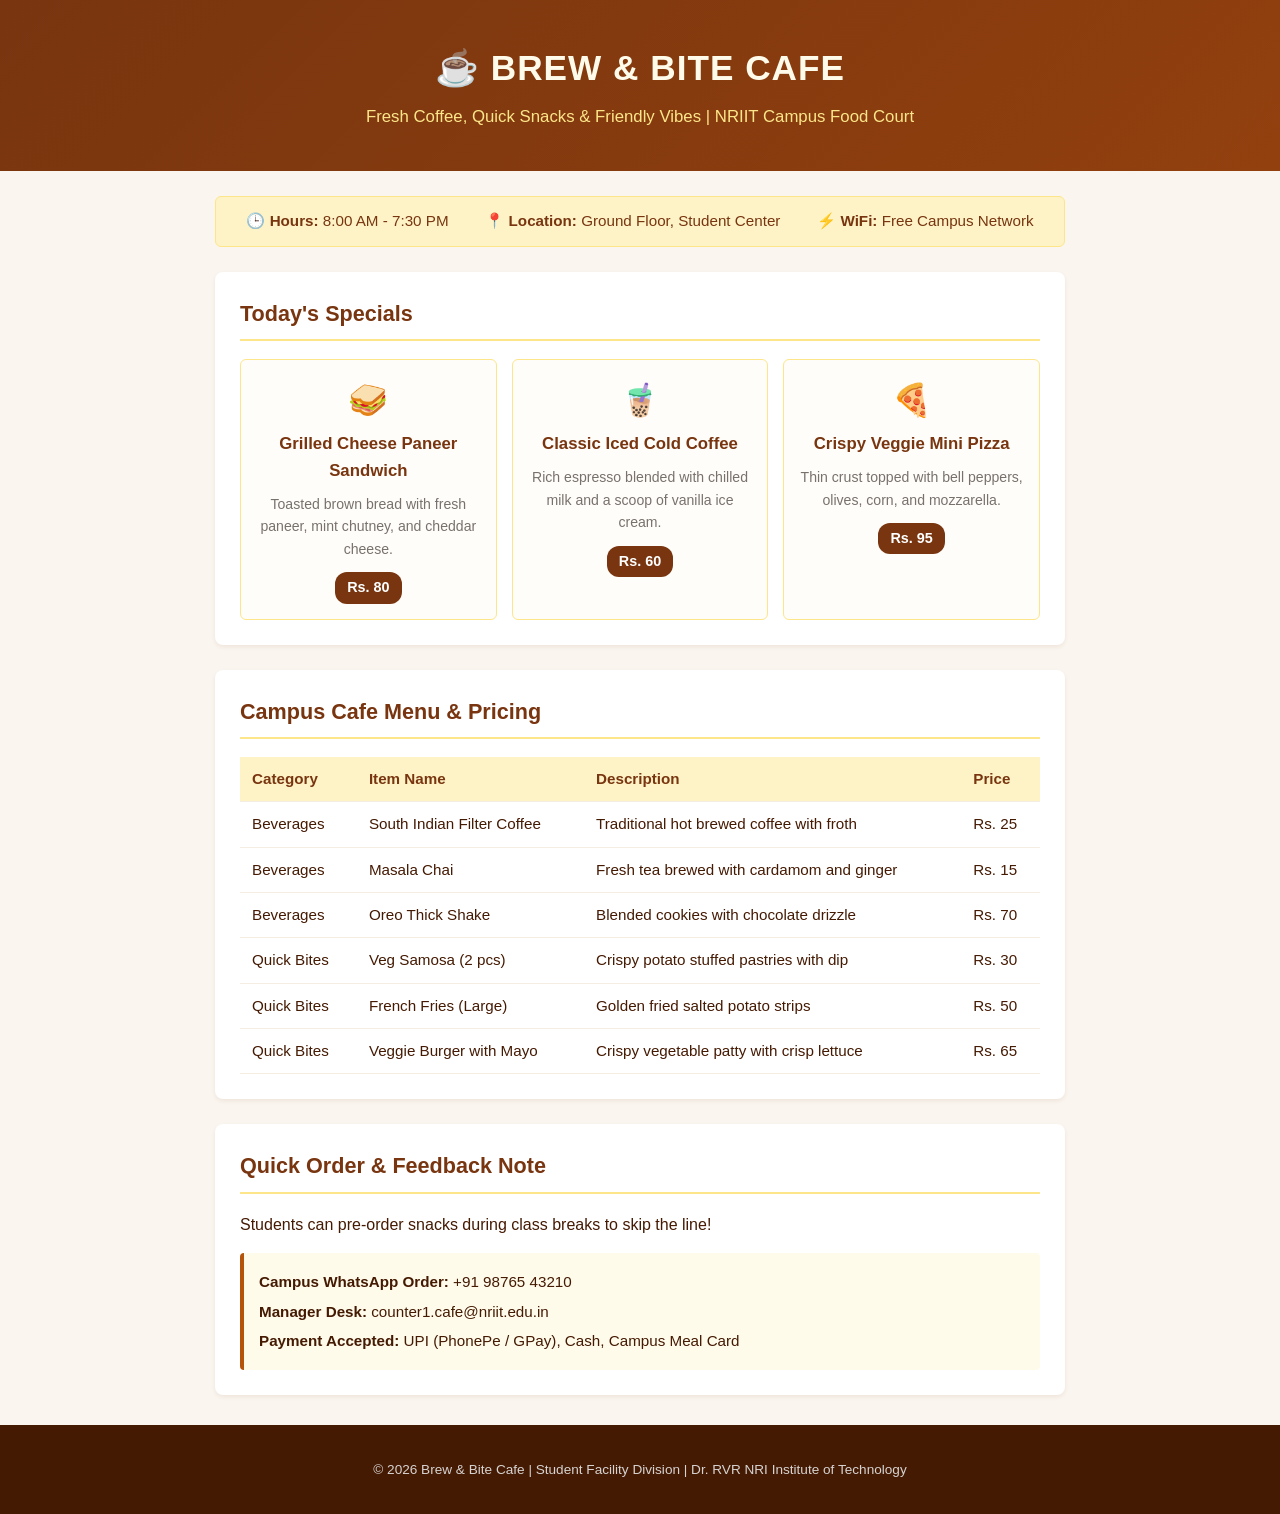
<file: cafe/index.html>
<!DOCTYPE html>
<html lang="en">
<head>
    <meta charset="UTF-8">
    <meta name="viewport" content="width=device-width, initial-scale=1.0">
    <title>Brew & Bite - NRIIT Campus Cafe</title>
    <link rel="stylesheet" href="style.css">
</head>
<body>
    <header class="header">
        <div class="logo-box">
            <h1>☕ BREW & BITE CAFE</h1>
            <p>Fresh Coffee, Quick Snacks & Friendly Vibes | NRIIT Campus Food Court</p>
        </div>
    </header>

    <div class="container">
        <!-- Highlights Bar -->
        <div class="highlight-bar">
            <div class="info-item">🕒 <strong>Hours:</strong> 8:00 AM - 7:30 PM</div>
            <div class="info-item">📍 <strong>Location:</strong> Ground Floor, Student Center</div>
            <div class="info-item">⚡ <strong>WiFi:</strong> Free Campus Network</div>
        </div>

        <!-- Today's Specials Grid -->
        <section class="section">
            <h2>Today's Specials</h2>
            <div class="specials-grid">
                <div class="special-card">
                    <div class="card-icon">🥪</div>
                    <h3>Grilled Cheese Paneer Sandwich</h3>
                    <p>Toasted brown bread with fresh paneer, mint chutney, and cheddar cheese.</p>
                    <span class="price-badge">Rs. 80</span>
                </div>
                <div class="special-card">
                    <div class="card-icon">🧋</div>
                    <h3>Classic Iced Cold Coffee</h3>
                    <p>Rich espresso blended with chilled milk and a scoop of vanilla ice cream.</p>
                    <span class="price-badge">Rs. 60</span>
                </div>
                <div class="special-card">
                    <div class="card-icon">🍕</div>
                    <h3>Crispy Veggie Mini Pizza</h3>
                    <p>Thin crust topped with bell peppers, olives, corn, and mozzarella.</p>
                    <span class="price-badge">Rs. 95</span>
                </div>
            </div>
        </section>

        <!-- Full Menu Table -->
        <section class="section">
            <h2>Campus Cafe Menu & Pricing</h2>
            <table class="menu-table">
                <thead>
                    <tr>
                        <th>Category</th>
                        <th>Item Name</th>
                        <th>Description</th>
                        <th>Price</th>
                    </tr>
                </thead>
                <tbody>
                    <tr>
                        <td>Beverages</td>
                        <td>South Indian Filter Coffee</td>
                        <td>Traditional hot brewed coffee with froth</td>
                        <td>Rs. 25</td>
                    </tr>
                    <tr>
                        <td>Beverages</td>
                        <td>Masala Chai</td>
                        <td>Fresh tea brewed with cardamom and ginger</td>
                        <td>Rs. 15</td>
                    </tr>
                    <tr>
                        <td>Beverages</td>
                        <td>Oreo Thick Shake</td>
                        <td>Blended cookies with chocolate drizzle</td>
                        <td>Rs. 70</td>
                    </tr>
                    <tr>
                        <td>Quick Bites</td>
                        <td>Veg Samosa (2 pcs)</td>
                        <td>Crispy potato stuffed pastries with dip</td>
                        <td>Rs. 30</td>
                    </tr>
                    <tr>
                        <td>Quick Bites</td>
                        <td>French Fries (Large)</td>
                        <td>Golden fried salted potato strips</td>
                        <td>Rs. 50</td>
                    </tr>
                    <tr>
                        <td>Quick Bites</td>
                        <td>Veggie Burger with Mayo</td>
                        <td>Crispy vegetable patty with crisp lettuce</td>
                        <td>Rs. 65</td>
                    </tr>
                </tbody>
            </table>
        </section>

        <!-- Customer Feedback Box -->
        <section class="section">
            <h2>Quick Order & Feedback Note</h2>
            <p>Students can pre-order snacks during class breaks to skip the line!</p>
            <div class="contact-box">
                <p><strong>Campus WhatsApp Order:</strong> +91 98765 43210</p>
                <p><strong>Manager Desk:</strong> counter1.cafe@nriit.edu.in</p>
                <p><strong>Payment Accepted:</strong> UPI (PhonePe / GPay), Cash, Campus Meal Card</p>
            </div>
        </section>
    </div>

    <footer>
        <p>&copy; 2026 Brew & Bite Cafe | Student Facility Division | Dr. RVR NRI Institute of Technology</p>
    </footer>
</body>
</html>
</file>
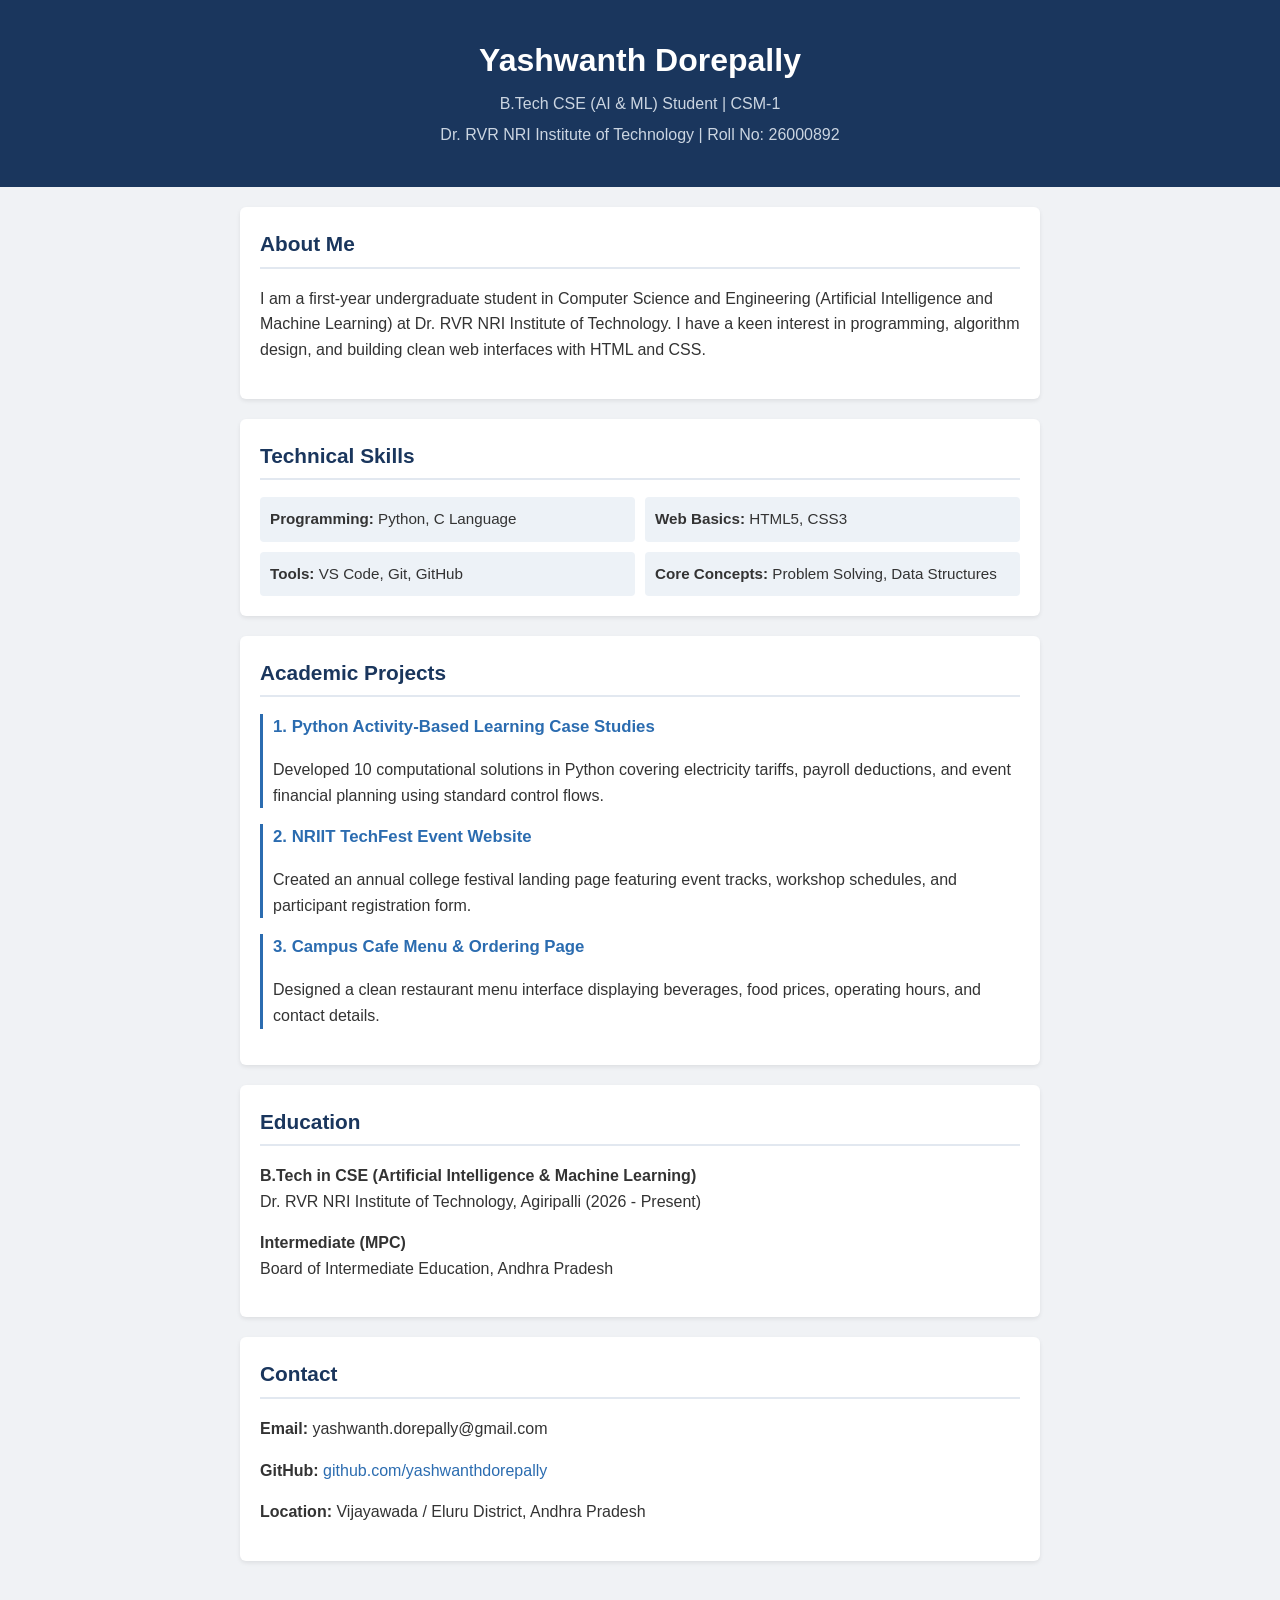
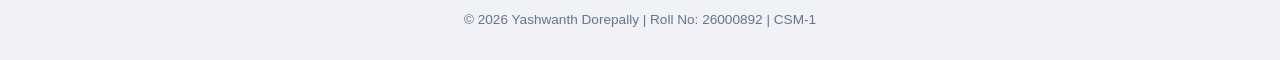
<file: portfolio/index.html>
<!DOCTYPE html>
<html lang="en">
<head>
    <meta charset="UTF-8">
    <meta name="viewport" content="width=device-width, initial-scale=1.0">
    <title>Yashwanth Dorepally - Portfolio</title>
    <link rel="stylesheet" href="style.css">
</head>
<body>
    <header>
        <div class="header-content">
            <h1>Yashwanth Dorepally</h1>
            <p>B.Tech CSE (AI & ML) Student | CSM-1</p>
            <p>Dr. RVR NRI Institute of Technology | Roll No: 26000892</p>
        </div>
    </header>

    <div class="container">
        <section class="card">
            <h2>About Me</h2>
            <p>I am a first-year undergraduate student in Computer Science and Engineering (Artificial Intelligence and Machine Learning) at Dr. RVR NRI Institute of Technology. I have a keen interest in programming, algorithm design, and building clean web interfaces with HTML and CSS.</p>
        </section>

        <section class="card">
            <h2>Technical Skills</h2>
            <div class="skills-grid">
                <div class="skill-box"><strong>Programming:</strong> Python, C Language</div>
                <div class="skill-box"><strong>Web Basics:</strong> HTML5, CSS3</div>
                <div class="skill-box"><strong>Tools:</strong> VS Code, Git, GitHub</div>
                <div class="skill-box"><strong>Core Concepts:</strong> Problem Solving, Data Structures</div>
            </div>
        </section>

        <section class="card">
            <h2>Academic Projects</h2>
            <div class="project">
                <h3>1. Python Activity-Based Learning Case Studies</h3>
                <p>Developed 10 computational solutions in Python covering electricity tariffs, payroll deductions, and event financial planning using standard control flows.</p>
            </div>
            <div class="project">
                <h3>2. NRIIT TechFest Event Website</h3>
                <p>Created an annual college festival landing page featuring event tracks, workshop schedules, and participant registration form.</p>
            </div>
            <div class="project">
                <h3>3. Campus Cafe Menu & Ordering Page</h3>
                <p>Designed a clean restaurant menu interface displaying beverages, food prices, operating hours, and contact details.</p>
            </div>
        </section>

        <section class="card">
            <h2>Education</h2>
            <p><strong>B.Tech in CSE (Artificial Intelligence & Machine Learning)</strong><br>
            Dr. RVR NRI Institute of Technology, Agiripalli (2026 - Present)</p>
            <p><strong>Intermediate (MPC)</strong><br>
            Board of Intermediate Education, Andhra Pradesh</p>
        </section>

        <section class="card">
            <h2>Contact</h2>
            <p><strong>Email:</strong> yashwanth.dorepally@gmail.com</p>
            <p><strong>GitHub:</strong> <a href="https://github.com/yashwanthdorepally">github.com/yashwanthdorepally</a></p>
            <p><strong>Location:</strong> Vijayawada / Eluru District, Andhra Pradesh</p>
        </section>
    </div>

    <footer>
        <p>&copy; 2026 Yashwanth Dorepally | Roll No: 26000892 | CSM-1</p>
    </footer>
</body>
</html>
</file>
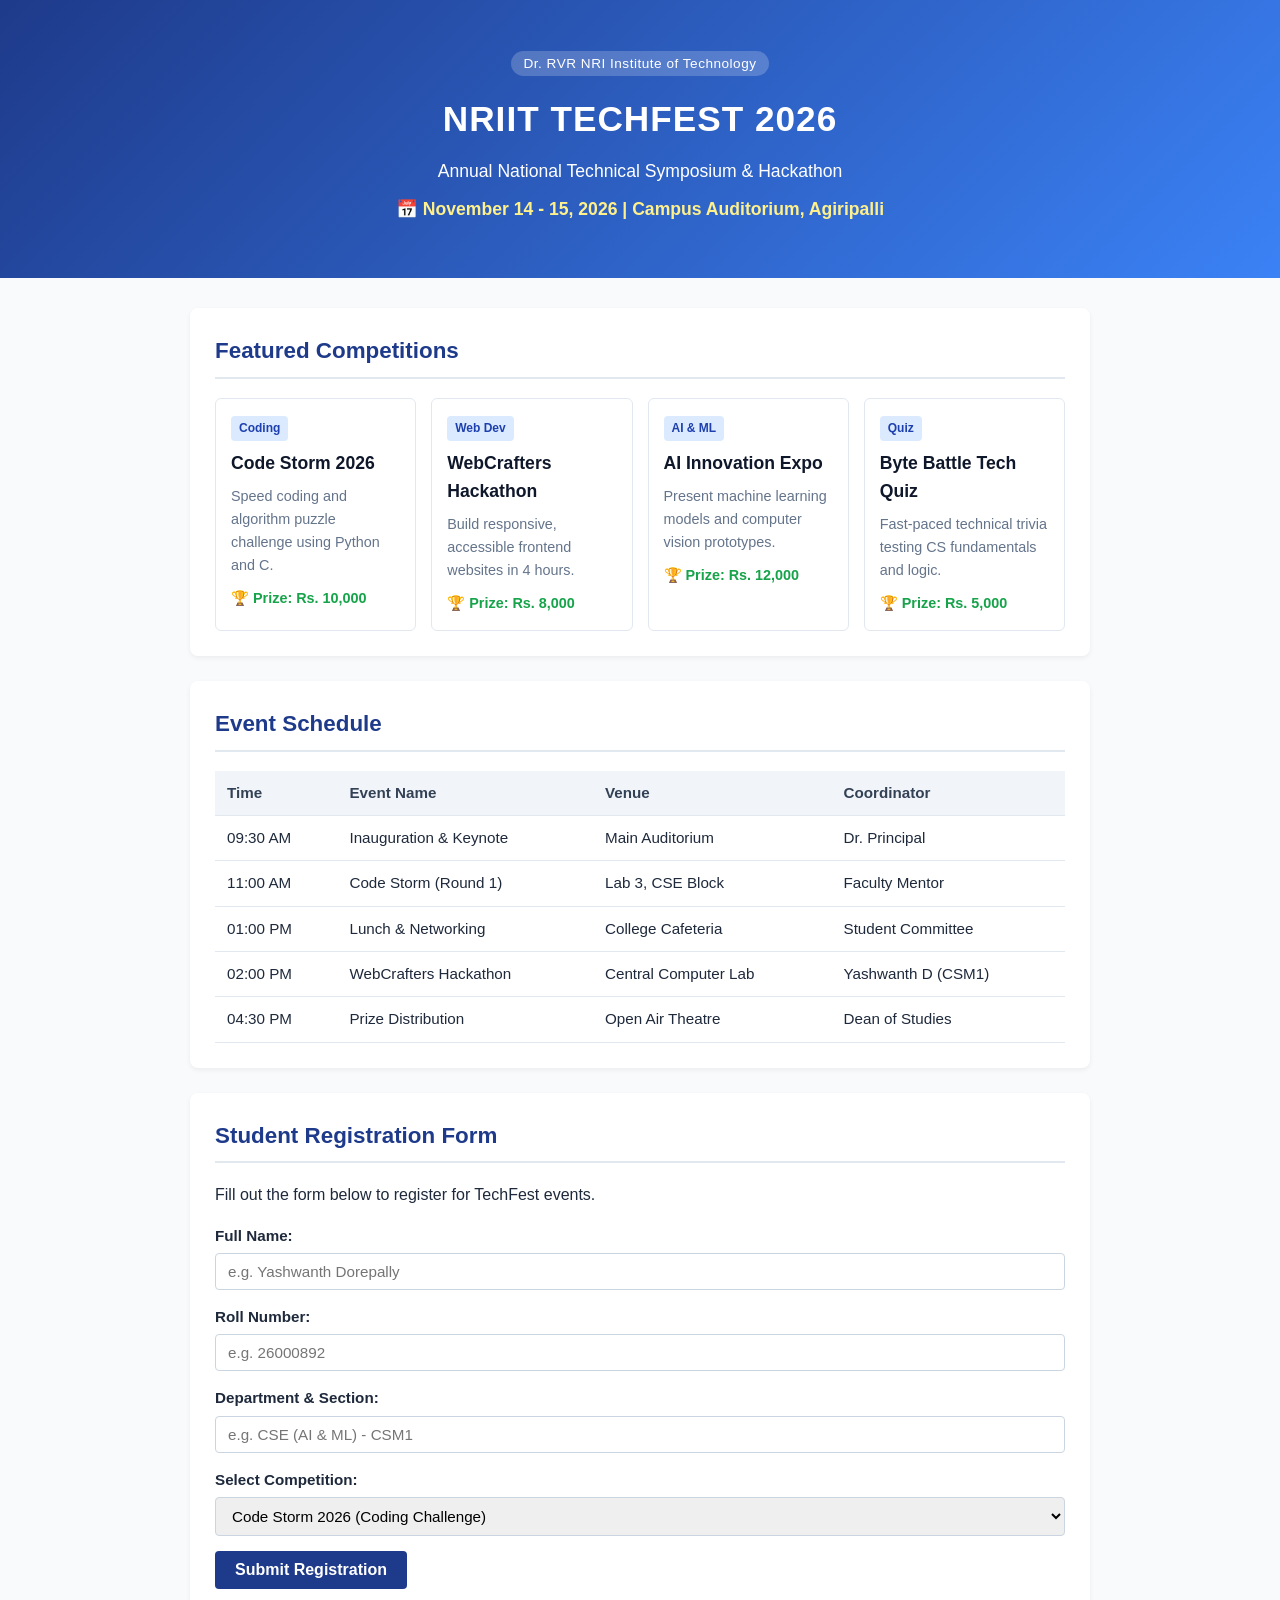
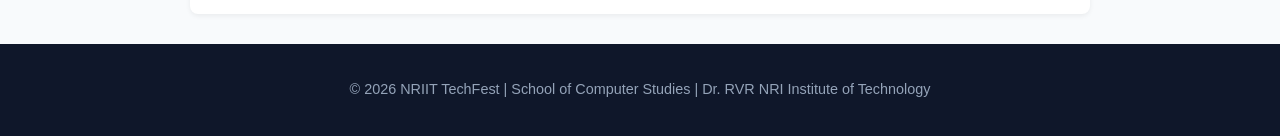
<file: techfest/index.html>
<!DOCTYPE html>
<html lang="en">
<head>
    <meta charset="UTF-8">
    <meta name="viewport" content="width=device-width, initial-scale=1.0">
    <title>NRIIT TechFest 2026 - Annual Technical Symposium</title>
    <link rel="stylesheet" href="style.css">
</head>
<body>
    <header class="hero">
        <div class="banner">
            <span class="badge">Dr. RVR NRI Institute of Technology</span>
            <h1>NRIIT TECHFEST 2026</h1>
            <p>Annual National Technical Symposium & Hackathon</p>
            <p class="date">📅 November 14 - 15, 2026 | Campus Auditorium, Agiripalli</p>
        </div>
    </header>

    <div class="container">
        <!-- Event Categories Section -->
        <section class="section">
            <h2>Featured Competitions</h2>
            <div class="event-cards">
                <div class="card">
                    <div class="card-tag">Coding</div>
                    <h3>Code Storm 2026</h3>
                    <p>Speed coding and algorithm puzzle challenge using Python and C.</p>
                    <p class="prize">🏆 Prize: Rs. 10,000</p>
                </div>
                <div class="card">
                    <div class="card-tag">Web Dev</div>
                    <h3>WebCrafters Hackathon</h3>
                    <p>Build responsive, accessible frontend websites in 4 hours.</p>
                    <p class="prize">🏆 Prize: Rs. 8,000</p>
                </div>
                <div class="card">
                    <div class="card-tag">AI & ML</div>
                    <h3>AI Innovation Expo</h3>
                    <p>Present machine learning models and computer vision prototypes.</p>
                    <p class="prize">🏆 Prize: Rs. 12,000</p>
                </div>
                <div class="card">
                    <div class="card-tag">Quiz</div>
                    <h3>Byte Battle Tech Quiz</h3>
                    <p>Fast-paced technical trivia testing CS fundamentals and logic.</p>
                    <p class="prize">🏆 Prize: Rs. 5,000</p>
                </div>
            </div>
        </section>

        <!-- Schedule Section -->
        <section class="section">
            <h2>Event Schedule</h2>
            <table class="schedule-table">
                <thead>
                    <tr>
                        <th>Time</th>
                        <th>Event Name</th>
                        <th>Venue</th>
                        <th>Coordinator</th>
                    </tr>
                </thead>
                <tbody>
                    <tr>
                        <td>09:30 AM</td>
                        <td>Inauguration & Keynote</td>
                        <td>Main Auditorium</td>
                        <td>Dr. Principal</td>
                    </tr>
                    <tr>
                        <td>11:00 AM</td>
                        <td>Code Storm (Round 1)</td>
                        <td>Lab 3, CSE Block</td>
                        <td>Faculty Mentor</td>
                    </tr>
                    <tr>
                        <td>01:00 PM</td>
                        <td>Lunch & Networking</td>
                        <td>College Cafeteria</td>
                        <td>Student Committee</td>
                    </tr>
                    <tr>
                        <td>02:00 PM</td>
                        <td>WebCrafters Hackathon</td>
                        <td>Central Computer Lab</td>
                        <td>Yashwanth D (CSM1)</td>
                    </tr>
                    <tr>
                        <td>04:30 PM</td>
                        <td>Prize Distribution</td>
                        <td>Open Air Theatre</td>
                        <td>Dean of Studies</td>
                    </tr>
                </tbody>
            </table>
        </section>

        <!-- Registration Form Section -->
        <section class="section form-section">
            <h2>Student Registration Form</h2>
            <p>Fill out the form below to register for TechFest events.</p>
            <form class="reg-form">
                <div class="form-group">
                    <label for="name">Full Name:</label>
                    <input type="text" id="name" placeholder="e.g. Yashwanth Dorepally" required>
                </div>

                <div class="form-group">
                    <label for="roll">Roll Number:</label>
                    <input type="text" id="roll" placeholder="e.g. 26000892" required>
                </div>

                <div class="form-group">
                    <label for="dept">Department & Section:</label>
                    <input type="text" id="dept" placeholder="e.g. CSE (AI & ML) - CSM1" required>
                </div>

                <div class="form-group">
                    <label for="event">Select Competition:</label>
                    <select id="event">
                        <option value="code">Code Storm 2026 (Coding Challenge)</option>
                        <option value="web">WebCrafters Hackathon (Web Design)</option>
                        <option value="ai">AI Innovation Expo</option>
                        <option value="quiz">Byte Battle Tech Quiz</option>
                    </select>
                </div>

                <button type="button" class="btn-submit">Submit Registration</button>
            </form>
        </section>
    </div>

    <footer>
        <p>&copy; 2026 NRIIT TechFest | School of Computer Studies | Dr. RVR NRI Institute of Technology</p>
    </footer>
</body>
</html>
</file>
<file: cafe/style.css>
body {
    font-family: Arial, sans-serif;
    margin: 0;
    background-color: #faf5ef;
    color: #451a03;
    line-height: 1.6;
}

.header {
    background: linear-gradient(135deg, #78350f, #92400e);
    color: #fffbeb;
    padding: 40px 20px;
    text-align: center;
}

.header h1 {
    margin: 0;
    font-size: 2.2rem;
    letter-spacing: 1px;
}

.header p {
    margin: 8px 0 0 0;
    font-size: 1.05rem;
    color: #fde68a;
}

.container {
    max-width: 850px;
    margin: 25px auto;
    padding: 0 15px;
}

.highlight-bar {
    display: flex;
    justify-content: space-around;
    background-color: #fef3c7;
    border: 1px solid #fde68a;
    padding: 12px;
    border-radius: 6px;
    margin-bottom: 25px;
    font-size: 0.95rem;
    color: #78350f;
}

.section {
    background-color: #ffffff;
    padding: 25px;
    border-radius: 8px;
    box-shadow: 0 2px 4px rgba(120, 53, 15, 0.08);
    margin-bottom: 25px;
}

.section h2 {
    color: #78350f;
    border-bottom: 2px solid #fde68a;
    padding-bottom: 8px;
    margin-top: 0;
    font-size: 1.35rem;
}

/* Specials Grid */
.specials-grid {
    display: grid;
    grid-template-columns: repeat(auto-fit, minmax(230px, 1fr));
    gap: 15px;
    margin-top: 15px;
}

.special-card {
    border: 1px solid #fde68a;
    background-color: #fffdfa;
    border-radius: 6px;
    padding: 15px;
    text-align: center;
}

.card-icon {
    font-size: 2rem;
    margin-bottom: 5px;
}

.special-card h3 {
    margin: 5px 0 8px 0;
    font-size: 1.05rem;
    color: #78350f;
}

.special-card p {
    font-size: 0.88rem;
    color: #78716c;
    margin: 0 0 12px 0;
}

.price-badge {
    display: inline-block;
    background-color: #78350f;
    color: white;
    font-weight: bold;
    padding: 4px 12px;
    border-radius: 12px;
    font-size: 0.9rem;
}

/* Menu Table */
.menu-table {
    width: 100%;
    border-collapse: collapse;
    margin-top: 10px;
}

.menu-table th,
.menu-table td {
    padding: 10px 12px;
    text-align: left;
    border-bottom: 1px solid #f5ede2;
    font-size: 0.95rem;
}

.menu-table th {
    background-color: #fef3c7;
    color: #78350f;
    font-weight: bold;
}

.menu-table tr:hover {
    background-color: #fffdf5;
}

.contact-box {
    background-color: #fffbeb;
    border-left: 4px solid #b45309;
    padding: 12px 15px;
    border-radius: 4px;
    margin-top: 10px;
}

.contact-box p {
    margin: 5px 0;
    font-size: 0.95rem;
}

footer {
    background-color: #451a03;
    color: #d6d3d1;
    text-align: center;
    padding: 20px;
    font-size: 0.85rem;
    margin-top: 30px;
}
</file>
<file: portfolio/style.css>
body {
    font-family: Arial, sans-serif;
    margin: 0;
    background-color: #f0f2f5;
    color: #333;
    line-height: 1.6;
}

header {
    background-color: #1a365d;
    color: white;
    padding: 35px 20px;
    text-align: center;
}

header h1 {
    margin: 0;
    font-size: 2rem;
}

header p {
    margin: 5px 0;
    color: #cbd5e1;
    font-size: 1rem;
}

.container {
    max-width: 800px;
    margin: 20px auto;
    padding: 0 15px;
}

.card {
    background: white;
    padding: 20px;
    margin-bottom: 20px;
    border-radius: 6px;
    box-shadow: 0 2px 4px rgba(0, 0, 0, 0.08);
}

.card h2 {
    color: #1a365d;
    border-bottom: 2px solid #e2e8f0;
    padding-bottom: 6px;
    margin-top: 0;
    font-size: 1.3rem;
}

.skills-grid {
    display: grid;
    grid-template-columns: 1fr 1fr;
    gap: 10px;
}

.skill-box {
    background: #edf2f7;
    padding: 10px;
    border-radius: 4px;
    font-size: 0.95rem;
}

.project {
    margin-bottom: 15px;
    border-left: 3px solid #2b6cb0;
    padding-left: 10px;
}

.project h3 {
    margin: 0 0 4px 0;
    color: #2b6cb0;
    font-size: 1.05rem;
}

a {
    color: #2b6cb0;
    text-decoration: none;
}

a:hover {
    text-decoration: underline;
}

footer {
    text-align: center;
    padding: 15px;
    color: #64748b;
    font-size: 0.85rem;
}
</file>
<file: techfest/style.css>
body {
    font-family: Arial, sans-serif;
    margin: 0;
    background-color: #f8fafc;
    color: #1e293b;
    line-height: 1.6;
}

.hero {
    background: linear-gradient(135deg, #1e3a8a, #3b82f6);
    color: white;
    padding: 50px 20px;
    text-align: center;
}

.badge {
    background-color: rgba(255, 255, 255, 0.2);
    padding: 5px 12px;
    border-radius: 20px;
    font-size: 0.85rem;
    letter-spacing: 0.5px;
}

.hero h1 {
    font-size: 2.2rem;
    margin: 15px 0 10px 0;
    letter-spacing: 1px;
}

.hero p {
    font-size: 1.1rem;
    margin: 5px 0;
}

.hero .date {
    color: #fef08a;
    font-weight: bold;
    margin-top: 10px;
}

.container {
    max-width: 900px;
    margin: 30px auto;
    padding: 0 15px;
}

.section {
    background: white;
    padding: 25px;
    border-radius: 8px;
    box-shadow: 0 2px 5px rgba(0, 0, 0, 0.06);
    margin-bottom: 25px;
}

.section h2 {
    color: #1e3a8a;
    border-bottom: 2px solid #e2e8f0;
    padding-bottom: 8px;
    margin-top: 0;
    font-size: 1.4rem;
}

/* Event Cards Grid */
.event-cards {
    display: grid;
    grid-template-columns: repeat(auto-fit, minmax(200px, 1fr));
    gap: 15px;
    margin-top: 15px;
}

.card {
    border: 1px solid #e2e8f0;
    border-radius: 6px;
    padding: 15px;
    background-color: #ffffff;
    transition: 0.2s ease;
}

.card:hover {
    box-shadow: 0 4px 10px rgba(0, 0, 0, 0.1);
    border-color: #3b82f6;
}

.card-tag {
    display: inline-block;
    background-color: #dbeafe;
    color: #1e40af;
    font-size: 0.75rem;
    font-weight: bold;
    padding: 3px 8px;
    border-radius: 4px;
    margin-bottom: 8px;
}

.card h3 {
    margin: 0 0 8px 0;
    font-size: 1.1rem;
    color: #0f172a;
}

.card p {
    font-size: 0.9rem;
    color: #64748b;
    margin: 0 0 10px 0;
}

.card .prize {
    font-weight: bold;
    color: #16a34a;
    margin: 0;
}

/* Table */
.schedule-table {
    width: 100%;
    border-collapse: collapse;
    margin-top: 12px;
}

.schedule-table th,
.schedule-table td {
    padding: 10px 12px;
    text-align: left;
    border-bottom: 1px solid #e2e8f0;
    font-size: 0.95rem;
}

.schedule-table th {
    background-color: #f1f5f9;
    color: #334155;
    font-weight: bold;
}

/* Form */
.form-group {
    margin-bottom: 15px;
}

.form-group label {
    display: block;
    font-weight: bold;
    margin-bottom: 5px;
    font-size: 0.95rem;
}

.form-group input,
.form-group select {
    width: 100%;
    padding: 9px 12px;
    border: 1px solid #cbd5e1;
    border-radius: 4px;
    font-size: 0.95rem;
    box-sizing: border-box;
}

.form-group input:focus,
.form-group select:focus {
    outline: none;
    border-color: #3b82f6;
}

.btn-submit {
    background-color: #1e3a8a;
    color: white;
    border: none;
    padding: 10px 20px;
    font-size: 1rem;
    font-weight: bold;
    border-radius: 4px;
    cursor: pointer;
    transition: 0.2s;
}

.btn-submit:hover {
    background-color: #2563eb;
}

footer {
    background-color: #0f172a;
    color: #94a3b8;
    text-align: center;
    padding: 20px;
    font-size: 0.9rem;
    margin-top: 30px;
}
</file>
